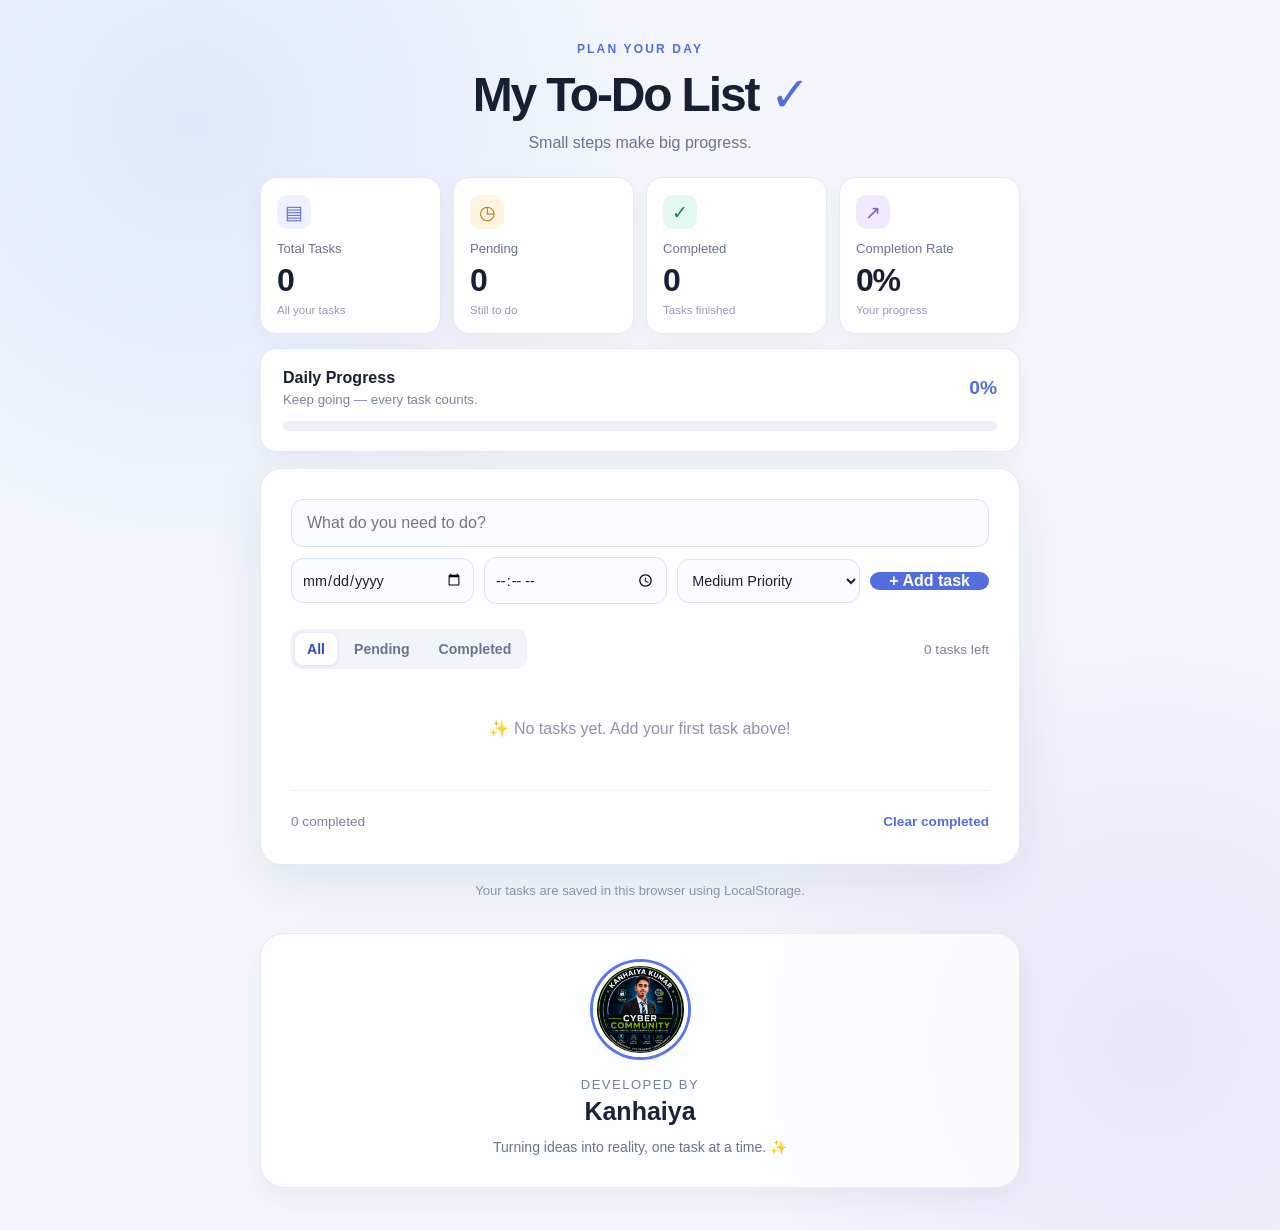
<file: index.html>
<!DOCTYPE html>
<html lang="en">
<head>
  <meta charset="UTF-8">
  <meta name="viewport" content="width=device-width, initial-scale=1.0">
  <meta name="description" content="A simple to-do list app with task statistics and progress tracking.">
  <title>My To-Do List</title>
 <link rel="stylesheet" href="./style.css">
<script src="./script.js" defer></script>
</head>
<body>
  <main class="app">
    <header class="app-header">
      <p class="eyebrow">PLAN YOUR DAY</p>
      <h1>My To-Do List <span aria-hidden="true">✓</span></h1>
      <p class="subtitle">Small steps make big progress.</p>
    </header>

    <section class="dashboard" aria-label="Task statistics">
      <article class="stat-card total-card">
        <span class="stat-icon" aria-hidden="true">▤</span>
        <p>Total Tasks</p>
        <strong id="total-tasks">0</strong>
        <span class="stat-hint">All your tasks</span>
      </article>
      <article class="stat-card pending-card">
        <span class="stat-icon" aria-hidden="true">◷</span>
        <p>Pending</p>
        <strong id="pending-tasks">0</strong>
        <span class="stat-hint">Still to do</span>
      </article>
      <article class="stat-card completed-card">
        <span class="stat-icon" aria-hidden="true">✓</span>
        <p>Completed</p>
        <strong id="completed-tasks">0</strong>
        <span class="stat-hint">Tasks finished</span>
      </article>
      <article class="stat-card rate-card">
        <span class="stat-icon" aria-hidden="true">↗</span>
        <p>Completion Rate</p>
        <strong id="completion-rate">0%</strong>
        <span class="stat-hint">Your progress</span>
      </article>
    </section>

    <section class="progress-panel" aria-label="Overall progress">
      <div class="progress-heading">
        <div>
          <h2>Daily Progress</h2>
          <p>Keep going — every task counts.</p>
        </div>
        <strong id="progress-label">0%</strong>
      </div>
      <div class="progress-track" role="progressbar" aria-label="Tasks completed" aria-valuemin="0" aria-valuemax="100" aria-valuenow="0" id="progress-track">
        <div id="progress-fill" class="progress-fill"></div>
      </div>
    </section>

    <section class="task-panel" aria-labelledby="tasks-heading">
      

<form id="task-form" class="task-form">
  <label class="sr-only" for="task-input">Enter a task</label>
  <input
    id="task-input"
    type="text"
    maxlength="160"
    placeholder="What do you need to do?"
    autocomplete="off"
    required
  >

  <label class="sr-only" for="task-due-date">Due date</label>
  <input
    id="task-due-date"
    type="date"
    aria-label="Task due date"
  >

  <label class="sr-only" for="task-due-time">Due time</label>
  <input
    id="task-due-time"
    type="time"
    aria-label="Task due time"
  >

  <label class="sr-only" for="task-priority">Task priority</label>
  <select id="task-priority" aria-label="Task priority">
    <option value="low">Low Priority</option>
    <option value="medium" selected>Medium Priority</option>
    <option value="high">High Priority</option>
  </select>

  <button type="submit" class="add-button">
    + Add task
  </button>
</form>



      <div class="toolbar">
        <div class="filters" role="group" aria-label="Filter tasks">
          <button type="button" class="filter-button active" data-filter="all" aria-pressed="true">All</button>
          <button type="button" class="filter-button" data-filter="pending" aria-pressed="false">Pending</button>
          <button type="button" class="filter-button" data-filter="completed" aria-pressed="false">Completed</button>
        </div>
        <span id="task-count" class="task-count">0 tasks left</span>
      </div>

      <h2 id="tasks-heading" class="sr-only">Your tasks</h2>
      <ul id="task-list" class="task-list" aria-live="polite"></ul>
      <p id="empty-state" class="empty-state">✨ No tasks yet. Add your first task above!</p>

      <footer class="list-footer">
        <span id="completion-summary">0 completed</span>
        <button type="button" id="clear-completed" class="text-button">Clear completed</button>
      </footer>
    </section>

    <p class="privacy-note">Your tasks are saved in this browser using LocalStorage.</p>

    
<footer class="creator-section">
  <img src="kanha1.png"
     alt="Kanhaiya"
     class="creator-photo">

  <p class="creator-label">  Developed by</p>
  <h2 class="creator-name">Kanhaiya</h2>
  <p class="creator-message">
    Turning ideas into reality, one task at a time. ✨
  </p>
</footer>

  </main>
</body>
</html>
</file>
<file: style.css>
* {
  box-sizing: border-box;
}

:root {
  font-family: Inter, "Segoe UI", Roboto, Arial, sans-serif;
  color: #172033;
  background: #f3f6fc;
  font-synthesis: none;
}

body {
  margin: 0;
  min-height: 100vh;
  padding: 42px 16px;
  background:
    radial-gradient(circle at 15% 10%, rgba(91, 141, 239, 0.13), transparent 30%),
    radial-gradient(circle at 90% 85%, rgba(128, 90, 213, 0.10), transparent 28%),
    #f3f6fc;
}

button, input { font: inherit; }
button { cursor: pointer; }
button:focus-visible, input:focus-visible {
  outline: 3px solid rgba(82, 109, 224, 0.28);
  outline-offset: 2px;
}

.app { width: min(100%, 760px); margin: 0 auto; }
.app-header { text-align: center; margin-bottom: 25px; }
.eyebrow {
  color: #526de0; font-size: 0.75rem; font-weight: 800;
  letter-spacing: 0.18em; margin: 0 0 10px;
}
h1 { font-size: clamp(2rem, 6vw, 3rem); letter-spacing: -0.045em; margin: 0; }
h1 span { color: #526de0; }
.subtitle { color: #68748b; margin: 12px 0 0; }

.dashboard {
  display: grid;
  grid-template-columns: repeat(4, minmax(0, 1fr));
  gap: 12px;
  margin-bottom: 14px;
}
.stat-card {
  min-width: 0; background: #fff; border: 1px solid #e4e9f3;
  border-radius: 16px; padding: 17px 16px;
  box-shadow: 0 8px 24px rgba(35, 51, 90, 0.045);
}
.stat-icon {
  display: grid; place-items: center; width: 34px; height: 34px;
  border-radius: 10px; background: #eef1ff; color: #526de0;
  font-size: 1.2rem; font-weight: 800; margin-bottom: 12px;
}
.pending-card .stat-icon { background: #fff4df; color: #b7791f; }
.completed-card .stat-icon { background: #e5f8ee; color: #168653; }
.rate-card .stat-icon { background: #f1eaff; color: #805ad5; }
.stat-card p { margin: 0 0 6px; color: #68748b; font-size: 0.82rem; }
.stat-card strong { display: block; font-size: clamp(1.5rem, 4vw, 2rem); letter-spacing: -0.04em; }
.stat-hint { display: block; margin-top: 5px; color: #929bad; font-size: 0.72rem; }

.progress-panel {
  padding: 20px 22px; margin-bottom: 16px; background: #fff;
  border: 1px solid #e4e9f3; border-radius: 16px;
  box-shadow: 0 8px 24px rgba(35, 51, 90, 0.045);
}
.progress-heading { display: flex; justify-content: space-between; align-items: center; gap: 16px; margin-bottom: 14px; }
.progress-heading h2 { margin: 0; font-size: 1rem; }
.progress-heading p { margin: 5px 0 0; color: #7a8498; font-size: 0.83rem; }
.progress-heading > strong { color: #526de0; font-size: 1.2rem; }
.progress-track { height: 10px; overflow: hidden; border-radius: 99px; background: #edf0f8; }
.progress-fill { width: 0%; height: 100%; border-radius: inherit; background: linear-gradient(90deg, #526de0, #8b7af0); transition: width 0.25s ease; }

.task-panel {
  background: #fff; border: 1px solid #e4e9f3; border-radius: 22px;
  padding: clamp(18px, 4vw, 30px); box-shadow: 0 18px 55px rgba(35, 51, 90, 0.09);
}
.task-form { display: flex; gap: 10px; }
.task-form input {
  min-width: 0; flex: 1; border: 1px solid #dbe2ef; border-radius: 12px;
  padding: 14px 15px; outline: none; color: #172033; background: #fbfcff;
}
.task-form input:focus { border-color: #526de0; box-shadow: 0 0 0 3px rgba(82, 109, 224, 0.13); }
.add-button {
  border: 0; border-radius: 12px; background: #526de0; color: #fff;
  font-weight: 750; padding: 0 19px; transition: background 0.2s, transform 0.2s;
}
.add-button:hover { background: #4058c4; }
.add-button:active { transform: scale(0.98); }

.toolbar {
  display: flex; align-items: center; justify-content: space-between;
  gap: 12px; flex-wrap: wrap; margin: 25px 0 18px;
}
.filters { display: flex; gap: 5px; padding: 4px; background: #f1f4fa; border-radius: 11px; }
.filter-button {
  border: 0; border-radius: 8px; padding: 8px 12px; color: #69758b;
  background: transparent; font-size: 0.88rem; font-weight: 650;
}
.filter-button.active { color: #334cc1; background: #fff; box-shadow: 0 1px 4px rgba(20, 30, 60, 0.1); }
.task-count, .list-footer { color: #7a8498; font-size: 0.85rem; }
.task-list { display: grid; gap: 9px; padding: 0; margin: 0; list-style: none; }
.task-item {
  display: flex; align-items: center; gap: 12px; min-width: 0; padding: 13px 12px;
  border: 1px solid #e8ecf4; border-radius: 12px; background: #fff;
  animation: appear 0.18s ease-out;
}
@keyframes appear { from { opacity: 0; transform: translateY(4px); } to { opacity: 1; transform: translateY(0); } }
.task-checkbox { width: 19px; height: 19px; flex: 0 0 auto; accent-color: #526de0; cursor: pointer; }
.task-text { flex: 1; min-width: 0; overflow-wrap: anywhere; line-height: 1.45; }
.task-item.completed .task-text { color: #929bad; text-decoration: line-through; }
.task-actions { display: flex; gap: 5px; }
.icon-button {
  display: grid; place-items: center; width: 34px; height: 34px; border: 0;
  border-radius: 9px; color: #69758b; background: transparent; font-size: 1rem;
}
.icon-button:hover { color: #4058c4; background: #f0f3ff; }
.icon-button.delete:hover { color: #c9354d; background: #fff0f2; }
.empty-state { color: #8a94a8; text-align: center; padding: 32px 10px; margin: 0; }
.list-footer {
  display: flex; justify-content: space-between; align-items: center; gap: 12px;
  border-top: 1px solid #edf0f6; padding-top: 18px; margin-top: 20px;
}
.text-button { border: 0; background: transparent; color: #526de0; font-weight: 700; padding: 5px 0; }
.text-button:hover { color: #334cc1; text-decoration: underline; }
.text-button:disabled { cursor: not-allowed; text-decoration: none; }
.privacy-note { text-align: center; color: #8993a6; font-size: 0.82rem; margin-top: 18px; }
.sr-only {
  position: absolute; width: 1px; height: 1px; padding: 0; margin: -1px;
  overflow: hidden; clip: rect(0, 0, 0, 0); white-space: nowrap; border: 0;
}

@media (max-width: 650px) {
  .dashboard { grid-template-columns: repeat(2, minmax(0, 1fr)); }
}
@media (max-width: 480px) {
  body { padding: 28px 12px; }
  .task-form { flex-direction: column; }
  .add-button { min-height: 46px; }
  .toolbar { align-items: flex-start; flex-direction: column; }
  .filter-button { padding: 8px 10px; }
  .progress-panel { padding: 18px; }
}



/* Due Date and Time Inputs */
.task-form input[type="date"],
.task-form input[type="time"] {
  min-width: 0;
  width: 100%;
  padding: 12px 10px;
  border: 1px solid #dbe2ef;
  border-radius: 12px;
  outline: none;
  color: #172033;
  background: #fbfcff;
  font-size: 0.9rem;
}

/* Focus Effect */
.task-form input[type="date"]:focus,
.task-form input[type="time"]:focus {
  border-color: #526de0;
  box-shadow: 0 0 0 3px rgba(82, 109, 224, 0.13);
}

/* Form Layout */
.task-form {
  display: flex;
  align-items: center;
  flex-wrap: wrap;
  gap: 10px;
}

.task-form input[type="text"] {
  flex: 1 1 100%;
}

.task-form input[type="date"],
.task-form input[type="time"] {
  flex: 1 1 130px;
}

/* Mobile Responsive Design */
@media (max-width: 480px) {
  .task-form input[type="text"],
  .task-form input[type="date"],
  .task-form input[type="time"],
  .task-form .add-button {
    width: 100%;
    flex: 1 1 100%;
    min-height: 46px;
  }
}


/* Priority Dropdown */
.task-form select#task-priority {
  min-width: 0;
  flex: 1 1 130px;
  padding: 12px 10px;
  border: 1px solid #dbe2ef;
  border-radius: 12px;
  outline: none;
  color: #172033;
  background: #fbfcff;
  font-size: 0.9rem;
  cursor: pointer;
}

/* Focus Effect */
.task-form select#task-priority:focus {
  border-color: #526de0;
  box-shadow: 0 0 0 3px rgba(82, 109, 224, 0.13);
}

/* Mobile Responsive */
@media (max-width: 480px) {
  .task-form select#task-priority {
    width: 100%;
    flex: 1 1 100%;
    min-height: 46px;
  }
}


/* Priority Badge Styling */
.priority-badge {
  display: inline-block;
  width: fit-content;
  margin-top: 7px;
  padding: 4px 9px;
  border-radius: 20px;
  font-size: 0.72rem;
  font-weight: 750;
}

.priority-high {
  color: #c9354d;
  background: #fff0f2;
}

.priority-medium {
  color: #a36508;
  background: #fff4df;
}

.priority-low {
  color: #168653;
  background: #e5f8ee;
}




/* Deadline information */
.deadline-info {
  display: flex;
  flex-wrap: wrap;
  align-items: center;
  gap: 8px;
  margin-top: 8px;
  font-size: 0.8rem;
}

.deadline-date {
  color: #68748b;
}

.deadline-badge {
  display: inline-block;
  padding: 4px 9px;
  border-radius: 20px;
  font-size: 0.72rem;
  font-weight: 700;
}

.deadline-upcoming {
  color: #334cc1;
  background: #eef1ff;
}

.deadline-today {
  color: #a36508;
  background: #fff4df;
}

.deadline-overdue {
  color: #c9354d;
  background: #fff0f2;
}

.deadline-completed {
  color: #168653;
  background: #e5f8ee;
}

.task-content {
  flex: 1;
  min-width: 0;
}


/* Creator Profile Section */
.creator-section {
  margin-top: 35px;
  padding: 28px 20px;
  text-align: center;
  background: rgba(255, 255, 255, 0.8);
  border: 1px solid #e2e8f5;
  border-radius: 24px;
  box-shadow: 0 10px 30px rgba(30, 50, 100, 0.06);
}

.creator-photo {
  width: 95px;
  height: 95px;
  border-radius: 50%;
  object-fit: cover;
  object-position: center;
  border: 4px solid #ffffff;
  box-shadow: 0 0 0 3px #5875ef;
}

.creator-label {
  margin: 16px 0 5px;
  color: #71809a;
  font-size: 13px;
  letter-spacing: 1.5px;
  text-transform: uppercase;
}

.creator-name {
  margin: 0;
  color: #192238;
  font-size: 25px;
  font-weight: 800;
}

.creator-message {
  margin: 10px 0 0;
  color: #68748b;
  font-size: 14px;
  line-height: 1.6;
}
</file>
